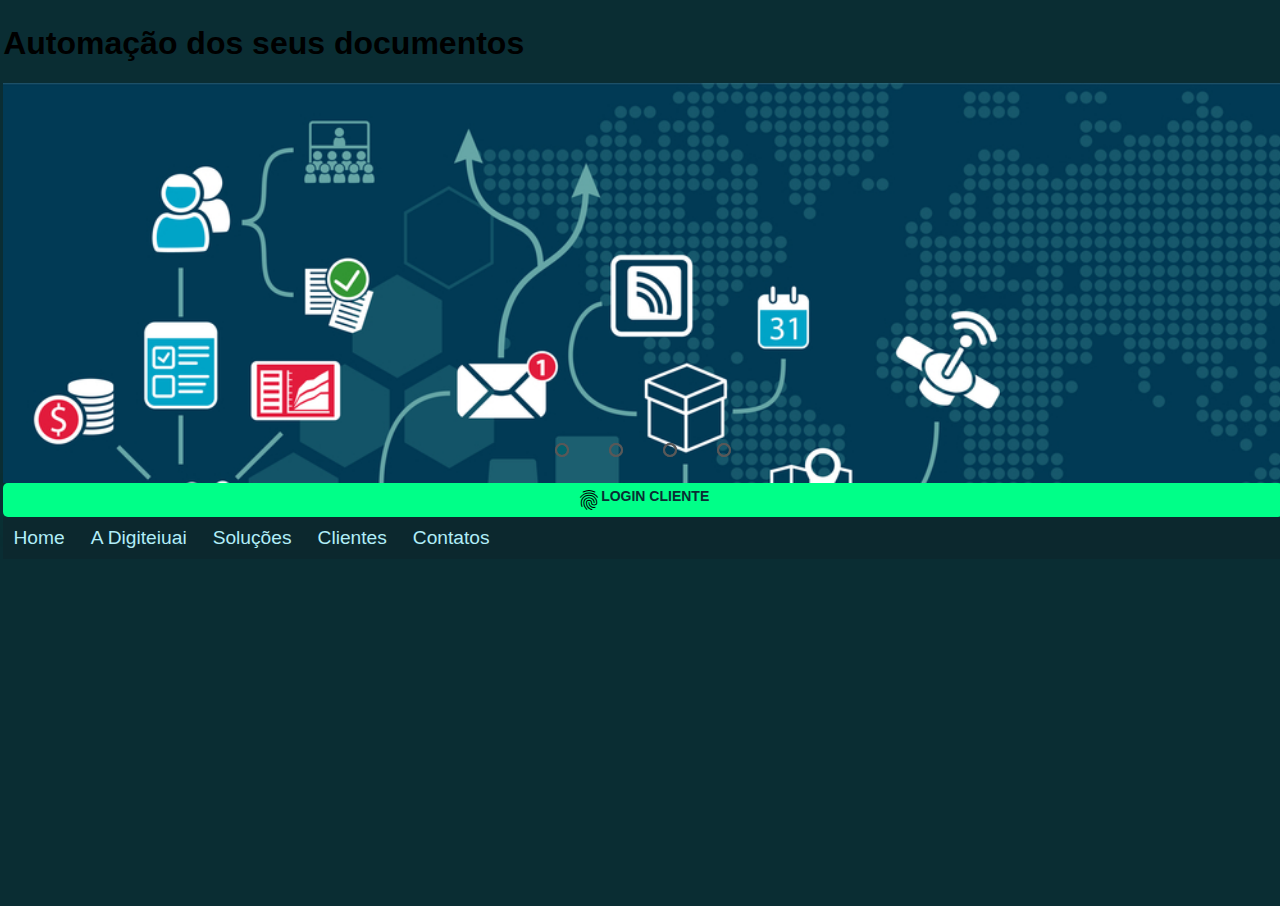
<file: index.html>
<!DOCTYPE html>
<html lang="pt-br">
  <head>
    <meta charset="UTF-8" />
    <meta name="viewport" content="width=device-width, initial-scale=1.0" />
    <title>Digiteiuai</title>
    <link rel="stylesheet" href="styleslide.css" />
    <link rel="stylesheet" href="stylenavbar.css" />
    <link rel="stylesheet" href="https://fonts.googleapis.com/css2?family=Roboto&display=swap" />
    <link rel="stylesheet" href="https://fonts.googleapis.com/css2?family=Material+Symbols+Outlined:opsz,wght,FILL,GRAD@48,400,0,0" />
  </head>
  <body>
    <h1>Automação dos seus documentos</h1>

    <div class="slider">
      <div class="slides">
        <!--Radio Buttons-->
        <input type="radio" name="radio-btn" id="radio1" />
        <input type="radio" name="radio-btn" id="radio2" />
        <input type="radio" name="radio-btn" id="radio3" />
        <input type="radio" name="radio-btn" id="radio4" />

        <!--Slide images-->
        <div class="slide first">
          <img src="./img/digitalizacao-de-processos.jpg" alt="imagem 1" />
        </div>
        <div class="slide">
          <img src="./img/digitalizacao-em-compras.jpg" alt="imagem 2" />
        </div>
        <div class="slide">
          <img src="./img/digitalizacao.jpg" alt="imagem 3" />
        </div>
        <div class="slide">
          <img src="./img/img_01.png" alt="imagem 4" />
        </div>

        <!--Navigation auto-->
        <div class="navigation-auto">
          <div class="auto-btn1"></div>
          <div class="auto-btn2"></div>
          <div class="auto-btn3"></div>
          <div class="auto-btn4"></div>
        </div>
      </div>

      <div class="manual-navigation">
        <label for="radio1" class="manual-btn"></label>
        <label for="radio2" class="manual-btn"></label>
        <label for="radio3" class="manual-btn"></label>
        <label for="radio4" class="manual-btn"></label>
      </div>
    </div>
    <!-- Slider.js -->
    <script src="slider.js"></script>

    <div class="button-login-navbar">
      <span class="material-symbols-outlined"> fingerprint </span> 
      <a href="Login/login.html" target="_blank"> Login Cliente </a>
    </div>
    <!-- Navbar -->

    <navbar class="dp-menu">
      <ul>
        <li><a href="#Home">Home</a></li>
        <li>
          <a href="#ADigiteiuai">A Digiteiuai</a>
          <ul>
            <li><a href="#QuemSomos">Quem somos</a></li>
            <li><a href="#TrabalheConosco">Trabalhe Conosco</a></li>
          </ul>
        </li>
        <li>
          <a href="#">Soluções</a>
          <ul>
            <li><a href="#">Assinatura Digital e Eletrônica</a></li>
            <li><a href="#">Gerenciamento Eletrônico de Documentos</a></li>
            <li><a href="#">Digitalização de Documentos</a></li>
            <li><a href="#">Guarda de Documentos</a></li>
            <li><a href="#">Organização de Arquivos</a></li>
          </ul>
        </li>
        <li><a href="#Clientes">Clientes</a></li>
        <li><a href="#Contatos">Contatos</a></li>
      </ul>
      
    </navbar>
  </body>
</html>
</file>
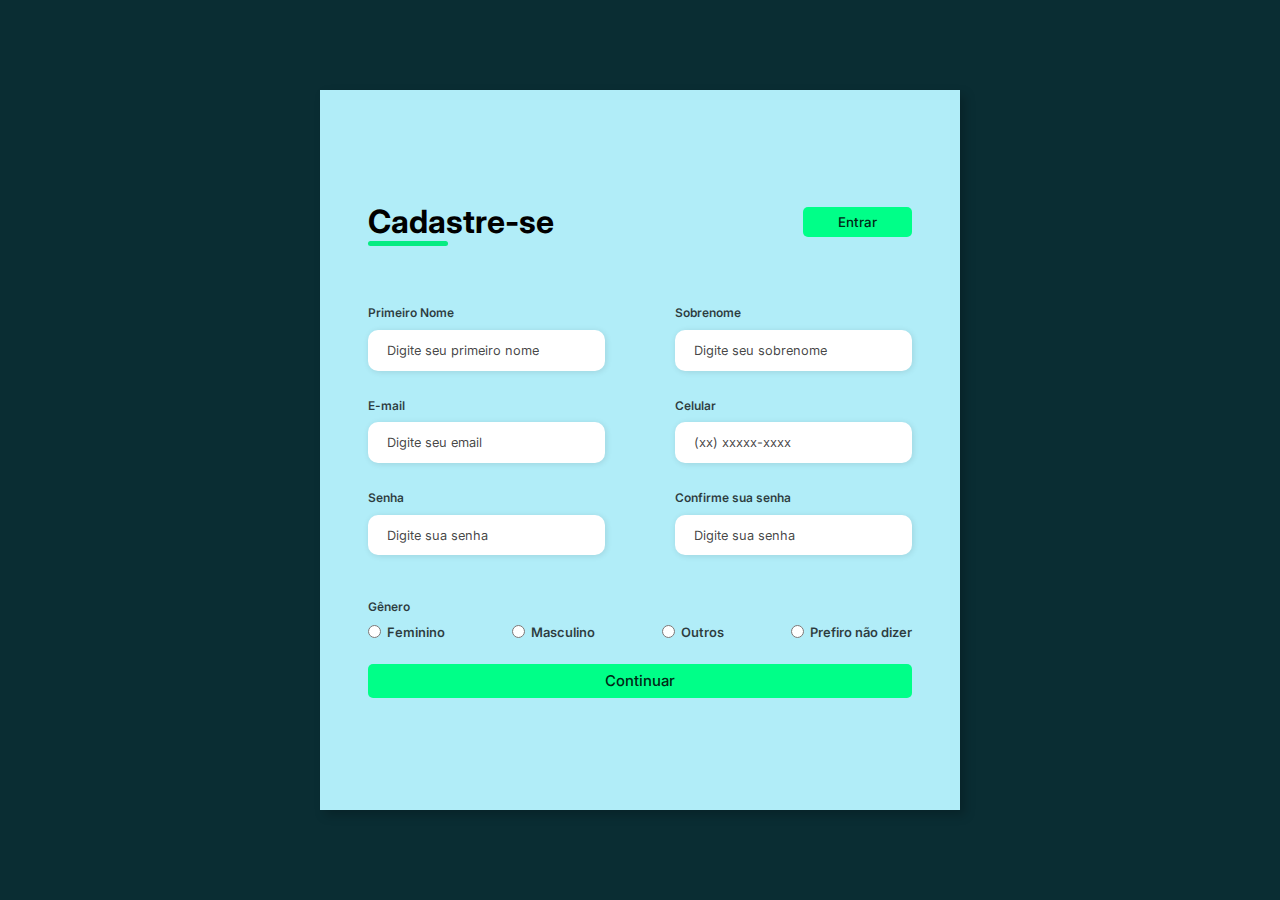
<file: Cadastro/cadastro.html>
<!DOCTYPE html>
<html lang="pt-br">
  <head>
    <meta charset="UTF-8" />
    <meta name="viewport" content="width=device-width, initial-scale=1.0" />
    <title>Cadastro Usuário</title>
    <link rel="stylesheet" href="stylecadastro.css" />
    <link
      href="https://fonts.googleapis.com/css2?family=Roboto&display=swap"
      rel="stylesheet"
    />
  </head>
  <body>
    <div class="container">
      <div class="form-image">
        <img src="privacy-animate.svg" />
      </div>
      <div class="form">
        <form action="#">
          <div class="form-header">
            <div class="title">
              <h1>Cadastre-se</h1>
            </div>
            <div class="login-button">
              <button><a href="#">Entrar</a></button>
            </div>
          </div>

          <div class="input-group">
            <div class="input-box">
              <label for="firstname">Primeiro Nome </label>
              <input
                type="text"
                id="firstname"
                name="firstname"
                placeholder="Digite seu primeiro nome"
                required
              />
            </div>

            <div class="input-box">
              <label for="lastname">Sobrenome </label>
              <input
                type="text"
                id="lastname"
                name="lastname"
                placeholder="Digite seu sobrenome"
                required
              />
            </div>

            <div class="input-box">
              <label for="email">E-mail </label>
              <input
                type="email"
                id="email"
                name="email"
                placeholder="Digite seu email"
                required
              />
            </div>

            <div class="input-box">
              <label for="number">Celular </label>
              <input
                type="tel"
                id="number"
                name="number"
                placeholder="(xx) xxxxx-xxxx"
                required
              />
            </div>

            <div class="input-box">
              <label for="password">Senha </label>
              <input
                type="password"
                id="password"
                name="password"
                placeholder="Digite sua senha"
                required
              />
            </div>

            <div class="input-box">
              <label for="confirmpassword">Confirme sua senha </label>
              <input
                type="password"
                id="confirmpassword"
                name="confirmpassword"
                placeholder="Digite sua senha"
                required
              />
            </div>
          </div>

          <div class="gender-inputs">
            <div class="gender-title">
              <h6>Gênero</h6>
            </div>

            <div class="gender-group">
              <div class="gender-input">
                <input id="female" type="radio" name="gender" />
                <label for="female">Feminino</label>
              </div>

              <div class="gender-input">
                <input id="male" type="radio" name="gender" />
                <label for="male">Masculino</label>
              </div>

              <div class="gender-input">
                <input id="others" type="radio" name="gender" />
                <label for="others">Outros</label>
              </div>

              <div class="gender-input">
                <input id="none" type="radio" name="gender" />
                <label for="none">Prefiro não dizer</label>
              </div>
            </div>
          </div>

          <div class="continue-button">
            <button><a href="#">Continuar</a></button>
          </div>
        </form>
      </div>
    </div>
  </body>
</html>
</file>
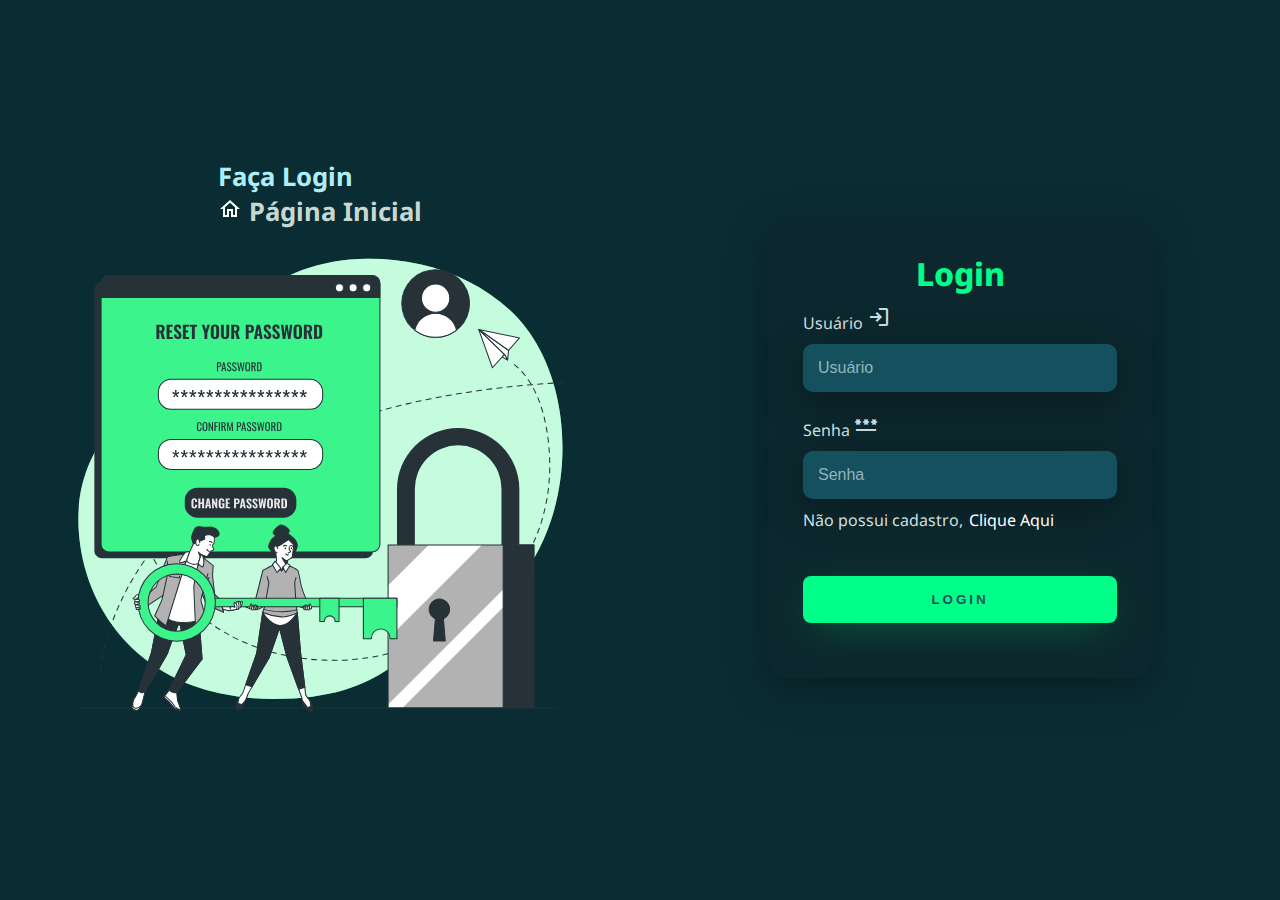
<file: Login/login.html>
<!DOCTYPE html>
<html lang="pt-br">
  <head>
    <meta charset="UTF-8" />
    <meta name="viewport" content="width=device-width, initial-scale=1.0" />
    <title>Login</title>
    <link rel="stylesheet" href="stylelogin.css" />
    <link
      href="https://fonts.googleapis.com/css2?family=Roboto&display=swap"
      rel="stylesheet"
    />
    <link
      rel="stylesheet"
      href="https://fonts.googleapis.com/css2?family=Material+Symbols+Outlined:opsz,wght,FILL,GRAD@20..48,100..700,0..1,-50..200"
    />
    <link
      rel="stylesheet"
      href="https://fonts.googleapis.com/css2?family=Material+Symbols+Outlined:opsz,wght,FILL,GRAD@48,400,0,0"
    />
  </head>
  <body>
    <div class="main-login">
      <div class="left-login">
        <h1>
          Faça Login <br />
          <img  src="/img/home.svg" class="home-icon" alt="home">          
          <a class="nav-home" href="/index.html"> Página Inicial </a>
        </h1>
        <img src="animation.svg" class="left-login-image" alt="animation" />
      </div>
      <div class="right-login">
        <div class="card-login">
          <h1>Login</h1>
          <div class="textfield">
            <label for="usuario"
              >Usuário
              <span class="material-symbols-outlined"> login </span></label
            >
            <input type="text" name="usuario" placeholder="Usuário" />
          </div>
          <div class="textfield">
            <label for="senha">
              Senha
              <span class="material-symbols-outlined">password</span></label>
            <input type="password" name="senha" placeholder="Senha" />
            <label class="cadastro" for="cadastro"> Não possui cadastro,
              <a class= "click" href="/Cadastro/cadastro.html"> Clique Aqui </a></label>
          </div>
          <button class="btn-login">Login</button>
        </div>
      </div>
    </div>
  </body>
</html>
</file>
<file: styleslide.css>
@import url("https://fonts.googleapis.com/css2?family=Noto+Sans:wght@400;700&family=Roboto&display=swap");

.slider {
  margin: 0rem;
  padding: 0px;
  width: 100vw;
  height: 400px;
  overflow: hidden;
}

.slides {
  width: 400%;
  height: 100%;
  display: flex;
  padding: 0rem;
  margin: 0rem;
}

.slides input {
  display: none;
}

.slide {
  width: 25%;
  position: relative;
  transition: 2s;
}

.slide > img {
  width: 100%;
  height: auto;
}

.manual-navigation{
  position: absolute;
  width: 100%;
  margin-top: -40px;
  display: flex;
  justify-content: center;
}

.manual-btn {
  border: 2px solid #585858;
  padding: 5px;
  border-radius: 10px;
  cursor: pointer;
  transition: 1s;
}

.manual-btn:not(:last-child){
  margin-right: 40px;
}

.manual-btn:hover{
background-color: rgb(204, 202, 202);
}

#radio1:checked ~ .first{
  margin-left: 0;
}

#radio2:checked ~ .first{
  margin-left: -25%;
}

#radio3:checked ~ .first{
  margin-left: -50%;
}

#radio4:checked ~ .first{
  margin-left: -75%;
}

.navigation-auto div{
  border: 2px solid #585858;
  padding: 5px;
  border-radius: 10px;
  cursor: pointer;
  transition: 1s;
}

.navigation-auto{
  position: absolute;
  width: 100%;
  margin-top: 360px;
  display: flex;
  justify-content: center;
  align-items: center;
}
.navigation-auto div:not(:last-child){
  margin-right: 40px;
}

#radio1:checked ~ .navigation-auto .auto-btn1{
  background-color: rgb(3, 97, 109);
}

#radio2:checked ~ .navigation-auto .auto-btn2{
  background-color: rgb(3, 97, 109);
}

#radio3:checked ~ .navigation-auto .auto-btn3{
  background-color: rgb(3, 97, 109);
}

#radio4:checked ~ .navigation-auto .auto-btn4{
  background-color: rgb(3, 97, 109);
}


/* Responsive */

@media only screen and (max-width: 950px) {
  .slider, .navigation-auto, .manual-navigation {
  width: 100%;
  height: auto;
}
.slider > img {
width: 100%;
height: auto;
}
h1 {
  display: none;
}
}
</file>
<file: stylenavbar.css>
@import url("https://fonts.googleapis.com/css2?family=Noto+Sans:wght@400;700&family=Roboto&display=swap");

:root {
  --cor-fundo: #0c282e;
  --cor-hover: rgba(59, 245, 140, 0.562);
  --cor-primaria: #b1edf8;
  --cor-body: #0a2d33;
}

body {
  background-color: var(--cor-body);
  margin: auto;
  padding: 0.2rem;
  min-width: 100vw;
  min-height: 100vh;
  font-family: 'Noto',sans-serif;
}
body * {
  box-sizing: border-box;
}

.dp-menu {
  font-size: 1.2rem;
  text-align: left;
  padding: 0rem;
  margin: 0rem;
  justify-content: center;
}

.dp-menu ul {
  list-style-type: none;
  padding: 0rem;
  margin: 0rem;
}

.dp-menu ul {
  background-color: var(--cor-fundo);
}

.dp-menu ul li {
  display: inline;
  position: relative;
  padding: 0.02rem;
  margin: 0rem;
}

.dp-menu ul li a {
  color: var(--cor-primaria);
  text-decoration: none;
  display: inline-block;
  padding: 10px;
  transition: background 0.3s;
  align-items: center;
}

.dp-menu ul li a:hover {
  background-color: var(--cor-hover);
}

.button-login-navbar {
  width: 100vw;
  padding: 5px;
  font-size: 14px;
  display: flex;
  justify-content: center;
  font-family: 'Noto',sans-serif;
  border-radius: 5px;
  text-transform: uppercase;
  font-weight: 700;
  background: #00ff88;
  cursor: pointer;
  box-shadow: 0px 10px 40px -12px #00ff8052;
}
.button-login-navbar > a{
  text-decoration: none;
  color: var(--cor-body);
}


.material-symbols-outlined {
  font-family: 'Material Symbols Outlined';
  font-style: normal;
  font-size: 24px;
  line-height: 1;
  letter-spacing: normal;
  white-space: nowrap;
  word-wrap: normal;
  direction: ltr;
}

.button-login-navbar:hover {
  box-shadow: 5px 5px 5px #000;
}

/* Sub Menu */

.dp-menu ul ul {
  display: none;
  left: 0;
  position: absolute;
  text-align: left;
  width: 200px;
  justify-content: center;
}

.dp-menu ul li:hover ul {
  display: block;
}

.dp-menu ul ul li a {
  display: block;
}

/* Media Query Styles */

@media only screen and (max-width: 950px) {
  .dp-menu {
    width: 100%;
    height: auto;
  }

  .button-login-navbar > a{
    width: 100%;
    height: auto;
    text-align: center;
  }

  .dp-menu > ul {
    flex-direction: column;
  }
  .navigation-auto {
    display: none;
  }
  .slider {
    width: 100%;
    padding: 1px;
    margin: 1px;
  }
}
</file>
<file: Cadastro/stylecadastro.css>
@import url("https://fonts.googleapis.com/css2?family=Inter:wght@200;300;400;500&family=Open+Sans:wght@300;400;500;600&display=swap");

:root {
  --cor-fundo: #0c282e;
  --cor-hover: rgba(59, 245, 140, 0.562);
  --cor-primaria: #b1edf8;
  --cor-body: #0a2d33;
  --cor-buttons: #00ff88;
  --cor-titles: #036135;
  --cor-image: rgba(64, 243, 94, 0.87);
}

* {
  padding: 0;
  margin: 0;
  box-sizing: border-box;
  font-family: "Inter", sans-serif;
}

body {
  width: 100%;
  height: 100vh;
  display: flex;
  justify-content: center;
  align-items: center;
  background: var(--cor-body);
}

.container {
  width: 95%;
  height: 80vh;
  display: flex;
  box-shadow: 5px 5px 10px rgba(0, 0, 0, 0.212);
}

.form-image {
  width: 40%;
  display: flex;
  justify-content: center;
  align-items: center;
  background-color: var(--cor-image);
  padding: 1rem;
}

.form-image img {
  width: 31rem;
}

.form {
  width: 60%;
  display: flex;
  flex-direction: column;
  justify-content: center;
  align-items: center;
  background-color: var(--cor-primaria);
  padding: 3rem;
}

.form-header {
  margin-bottom: 3rem;
  display: flex;
  justify-content: space-between;
}

.login-button {
  display: flex;
  align-items: center;
}

.login-button button {
  border: none;
  background-color: var(--cor-buttons);
  padding: 0.45rem 2.2rem;
  border-radius: 5px;
  cursor: pointer;
}

.login-button button:hover {
  background-color: rgb(17, 253, 222);
}

.login-button button a {
  text-decoration: none;
  font-weight: 500;
  color: #012715;
}

.form-header h1::after {
  content: "";
  display: block;
  width: 5rem;
  height: 0.3rem;
  background-color: #06ec81;
  margin: 0 auto;
  position: absolute;
  border-radius: 10px;
}

.input-group {
  display: flex;
  flex-wrap: wrap;
  justify-content: space-between;
  padding: 1rem 0;
}

.input-box {
  display: flex;
  flex-direction: column;
  margin-bottom: 1.1rem;
}

.input-box input {
  margin: 0.6rem 0;
  padding: 0.8rem 1.2rem;
  border: none;
  border-radius: 10px;
  box-shadow: 1px 1px 6px #0000001c;
  font-size: 0.8rem;
}

.input-box input::hover {
  background-color: #eeeeee75;
}

.input-box input:focus-visible {
  outline: 1px solid #012715;
}

.input-box label,
.gender-title h6 {
  font-size: 0.75rem;
  font-weight: 600;
  color: #000000c0;
}

.input-box input::placeholder {
  color: #000000be;
}

.gender-group {
  display: flex;
  justify-content: space-between;
  margin-top: 0.62rem;
  padding: 0 0 0.5rem;
}

.gender-input {
  display: flex;
  align-items: center;
}

.gender-input input {
  margin-right: 0.35rem;
}

.gender-input label {
  font-size: 0.81rem;
  font-weight: 600;
  color: #000000c0;
}

.continue-button button {
  width: 100%;
  margin-top: 1rem;
  border: none;
  background-color: var(--cor-buttons);
  padding: 0.5rem;
  border-radius: 5px;
  cursor: pointer;
}

.continue-button button:hover {
  background-color:  rgb(17, 253, 222);
}

.continue-button button a {
  text-decoration: none;
  font-size: 0.93rem;
  font-weight: 500;
  color:  #012715;
}

@media screen and (max-width: 1330px) {
  .form-image {
    display: none;
}
.container {
  width: 50%;
}
.form {
  width: 100%;
}
}

@media screen and (max-width: 1064px){
  .container {
    width: 90%;
    height: auto;
  }
  .input-group {
    flex-direction: column;
    overflow: scroll;
    flex-wrap: nowrap;
    max-height: 10rem;
    padding-right: 5rem;
  }
.gender-inputs {
  margin-top: 2rem;
}
.gender-group {
  flex-direction: column;
}
.gender-input {
  margin-top: 0.5rem;
}
}
</file>
<file: Login/stylelogin.css>
@import url("https://fonts.googleapis.com/css2?family=Noto+Sans:wght@400;700&family=Roboto&display=swap");

:root {
  --cor-fundo: #0c282e;
  --cor-fundo2: #15505e;
  --cor-login-title: rgba(59, 245, 140, 0.562);
  --cor-primaria: #b1edf8;
  --cor-body: #0a2d33;
}

body {
  width: 100%;
  margin: 0px;
  padding: 0px;
  font-family: "Noto Sans", sans-serif;
}

body * {
  box-sizing: border-box;
}

.nav-home {
  font-size: 2vw;
  color: #eaf7f0d7;
  margin: 0;
  padding: 0;
  text-decoration: none;
  align-items: center;
  justify-content: space-between;
}
.nav-home:hover {
  font-size: 2.5vw;
  color: #00ff88;
  transition: 0.5s;
}

.main-login {
  width: 100vw;
  height: 100vh;
  background: var(--cor-body);
  display: flex;
  justify-content: center;
  align-items: center;
}

.left-login {
  width: 50vw;
  height: 100vh;
  display: flex;
  justify-content: center;
  align-items: center;
  flex-direction: column;
}

.left-login > h1 {
  font-size: 2vw;
  color: var(--cor-primaria);
  margin: 2px;
  padding: 5px;
}

.left-login-image {
  width: 40vw;
}
.right-login {
  width: 50vw;
  height: 100vh;
  display: flex;
  justify-content: center;
  align-items: center;
}

.card-login {
  width: 60%;
  display: flex;
  justify-content: center;
  align-items: center;
  flex-direction: column;
  padding: 30px 35px;
  background: var(--cor-fundo);
  border-radius: 20px;
  box-shadow: 0px 10px 40px #00000056;
}

.card-login > h1 {
  color: #00ff88;
  font-weight: 800;
  margin: 0;
}

.textfield {
  width: 100%;
  display: flex;
  flex-direction: column;
  align-items: flex-start;
  justify-content: center;
  margin: 10px 0px;
}

.textfield > input {
  width: 100%;
  border: none;
  border-radius: 10px;
  padding: 15px;
  background: var(--cor-fundo2);
  color: var(--cor-login-title);
  font-size: 12pt;
  box-shadow: 0px 10px 40px #00000056;
  outline: none;
  box-sizing: border-box;
}

.textfield > label {
  color: #f0ffffde;
  margin-bottom: 10px;
}

.textfield > input::placeholder {
  color: #f0ffff94;
}

.cadastro {
  margin: 0;
  margin-top: 10px;
  padding: 0px;
}
.click {
  margin: 0;
  padding: 2px;
  text-decoration: none;
  color: white;
}

.click:hover {
  font-size: 1.4vw;
  color: #00ff88;
  transition: 0.5s;
  text-decoration: underline;
}

.btn-login {
  width: 100%;
  padding: 16px 0px;
  margin: 25px;
  border: none;
  border-radius: 8px;
  outline: none;
  text-transform: uppercase;
  font-weight: 800;
  letter-spacing: 3px;
  color: var(--cor-fundo2);
  background: #00ff88;
  cursor: pointer;
  box-shadow: 0px 10px 40px -12px #00ff8052;
}

@media only screen and (max-width: 950px) {
  .card-login {
    width: 85%;
  }
}
@media only screen and (max-width: 600px) {
  .main-login {
    flex-direction: column;
  }
  .left-login > h1 {
    display: none;
  }
  .left-login {
    width: 100%;
    height: auto;
  }
  .right-login {
    width: 100%;
    height: auto;
  }
  .right-login-image {
    width: 50vw;
  }
  .card-login {
    width: 90%;
  }
}
</file>
